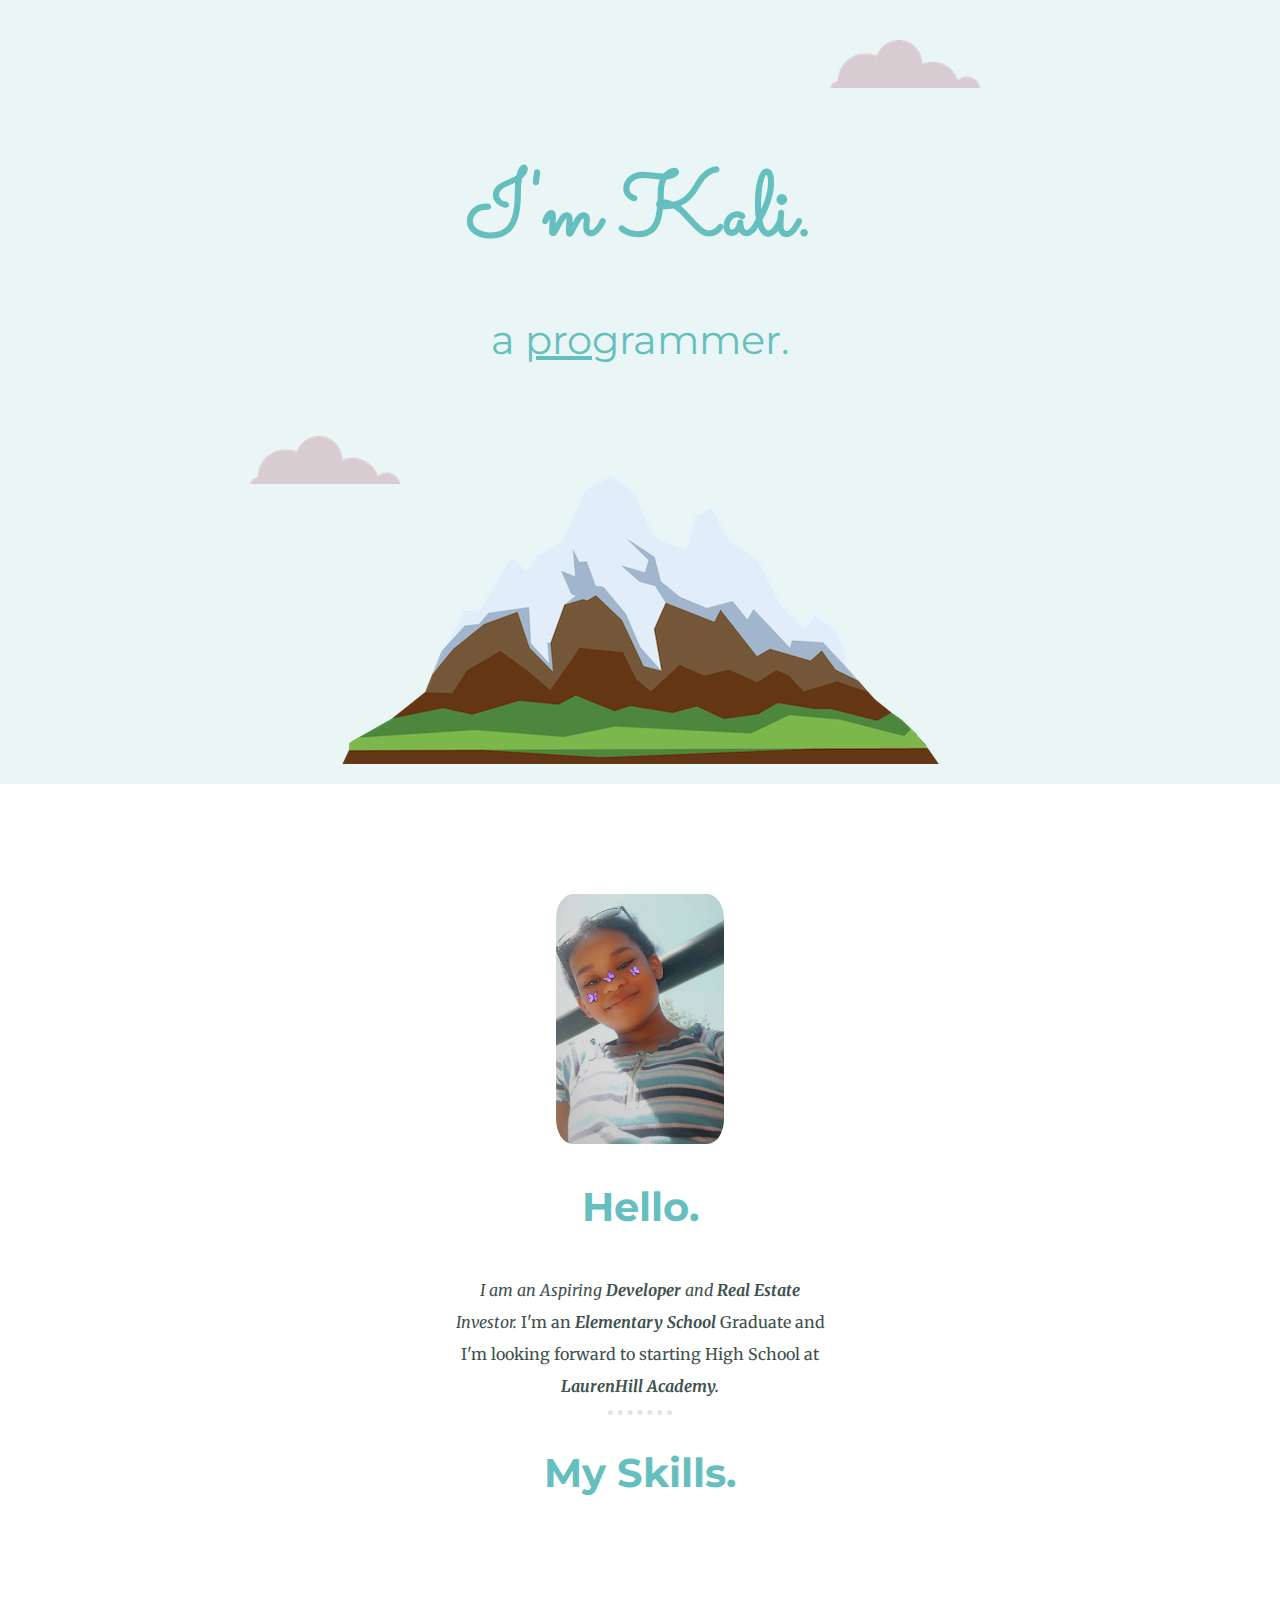
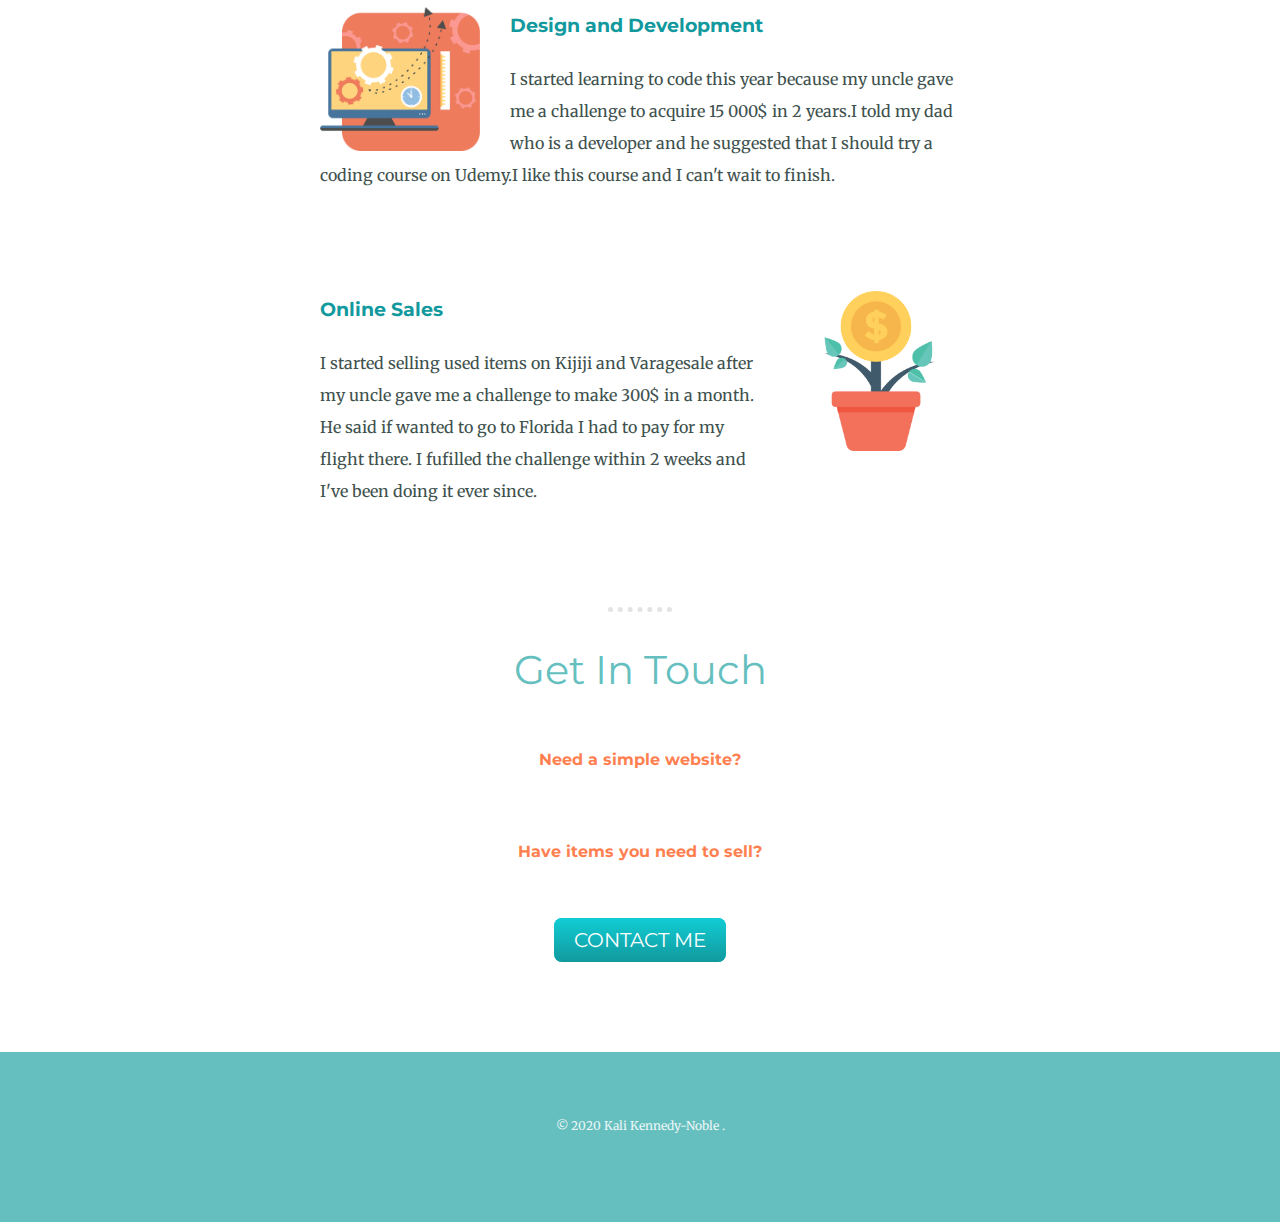
<file: index.html>
<!DOCTYPE html>
<html lang="en" dir="ltr">

<head>
  <meta charset="utf-8">
  <title>Kali Kennedy-Noble</title>
  <link rel="stylesheet" href="css\styles.css">
  <link rel="icon" href="favicon.io">
  <link href="https://fonts.googleapis.com/css2?family=Merriweather:ital,wght@1,700&family=Montserrat&family=Sacramento&display=swap" rel="stylesheet">

</head>

<body>


  <div class="top-container">
    <img class="top-cloud" src="images\cloud.png" alt="cloud-image">
    <h1>I'm Kali.</h1>
    <h2>
      a <span class="pro">pro</span>grammer.
      <h2>
        <img class="bottom-cloud" src="images\cloud.png" alt="cloud-image">
        <img src="images\mountain.png" alt="mountain-image">
  </div>
  <div class="middle-container">
    <div class="profile">
      <img class="profile-img" src="kaliimage.jpg" alt="Kali Profile Picture " width="168px" height="250px">
      <h2><strong>Hello.</strong></h2>
      <p>
      <p class="intro"><em> I am an Aspiring <strong>Developer</strong> and <strong>Real Estate</strong> Investor.</em>
        I'm an <em><strong> Elementary School</em></strong> Graduate and I'm looking forward to starting High School at <strong><em>LaurenHill Academy.</em></strong></p>
    </div>
    <hr>
    <div class="skills">
      <h2> <strong>My Skills.</strong></h2>
      <div class="skill-row">
        <img class="computer" src="developer.png" alt="Computer Image:https://favpng.com/">



        <h3>Design and Development</h3>
        <p class="description-text">I started learning to code this year because my uncle gave me a challenge to acquire 15 000$ in 2 years.I told my dad who is a developer and he suggested that I should try a coding course on Udemy.I like this course
          and I
          can't wait to finish.</p>
      </div>
      <div class="skill-row">
        <img class="money-tree" src="money-tree.png" alt="Money Tree: Attribute:https://favpng.com/">
        <h3>Online Sales</h3>
        <p class="description-text">I started selling used items on Kijiji and Varagesale after my uncle gave me a challenge to make 300$ in a month. He said if wanted to go to Florida I had to pay for my flight there.
          I fufilled the challenge
          within 2 weeks and I've been doing it ever since. </p>
      </div>
    </div>
    <hr>
    <div class="contact-me">
      <h2>Get In Touch</h2>
      <h4>
        <p class="contact-message">Need a simple website? </p>
        <p class="contact-message">Have items you need to sell?</p>
      </h4> <a class="btn" href="mailto:kalikn@outlook.com">CONTACT ME</a>
    </div>
  </div>


  <div class="bottom-container">

    <p class="copyright">© 2020 Kali Kennedy-Noble .</p>
  </div>


</html>
</file>
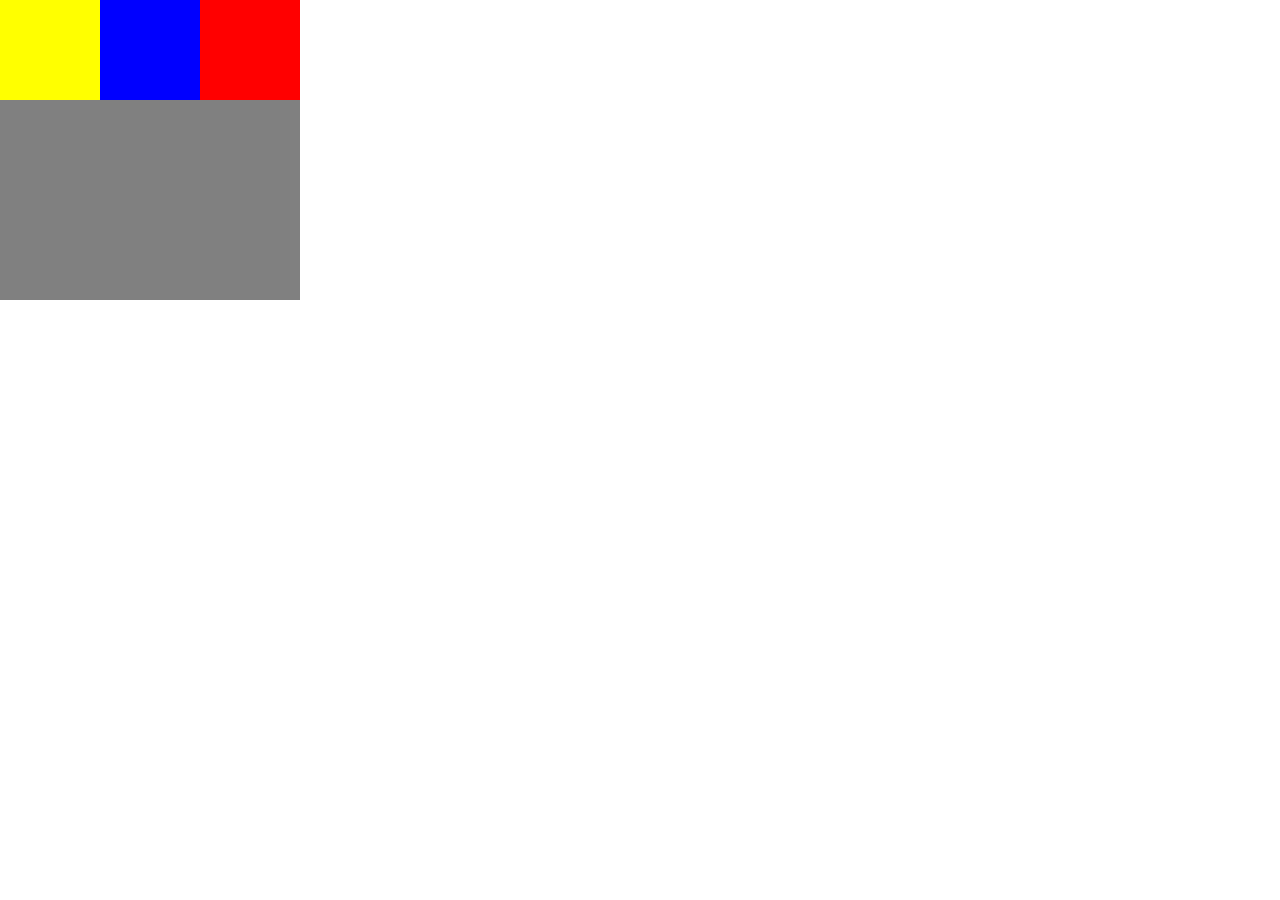
<file: examples/squares.html>
<!DOCTYPE html>
<html lang="en" dir="ltr">
  <head>
    <meta charset="utf-8">
    <link rel="stylesheet" href="css\styles.css">
    <title>Kali</title>
  </head>
  <body>
    <div class="container">

    </div>
<div class="red">

</div>
<div class="blue">

</div>
<div class="yellow">

</div>
  </body>
</html>
</file>
